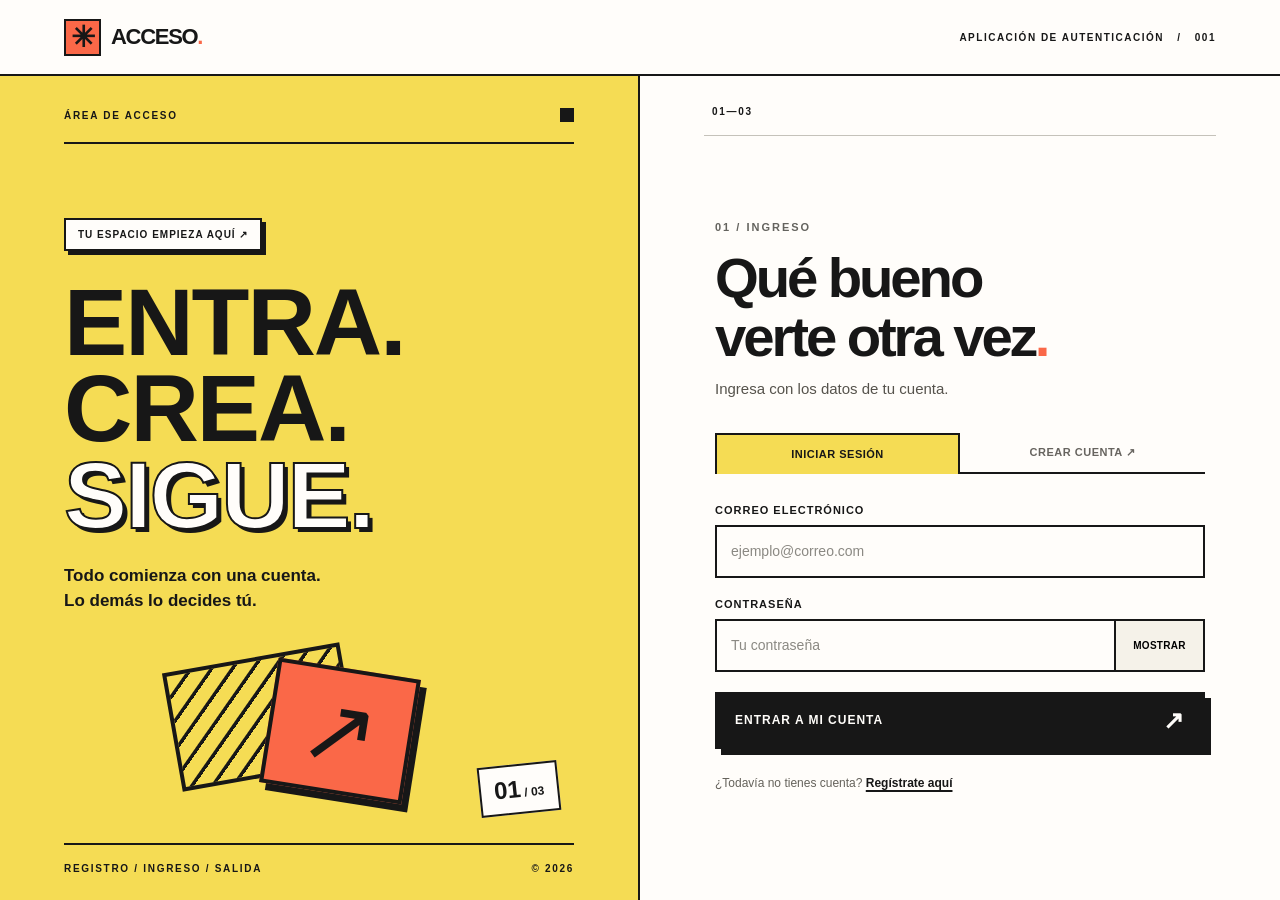
<file: index.html>
<!DOCTYPE html>
<html lang="es">
<head>
  <meta charset="UTF-8">
  <meta http-equiv="refresh" content="0; url=pages/login.html">
  <title>Redirigiendo…</title>
</head>
<body>
  <p>Redirigiendo al <a href="pages/login.html">inicio de sesión</a>…</p>
</body>
</html>
</file>
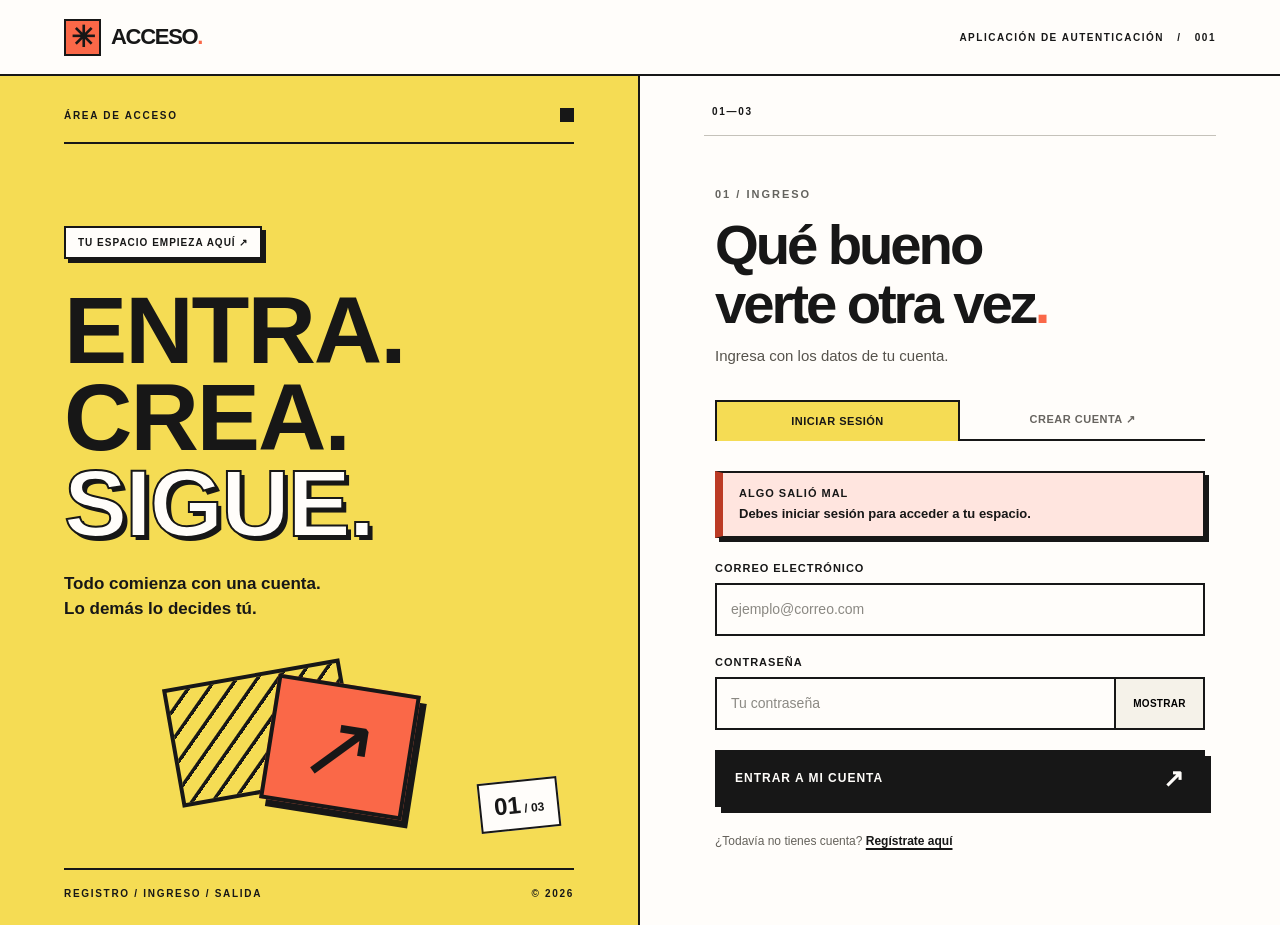
<file: pages/bienvenida.html>
<!doctype html>
<html lang="es">
  <head>
    <meta charset="UTF-8" />
    <meta name="viewport" content="width=device-width, initial-scale=1.0" />
    <meta
      name="description"
      content="Proyecto de autenticación desarrollado con HTML, CSS y JavaScript puro."
    />
    <meta name="robots" content="noindex" />
    <meta http-equiv="Cache-Control" content="no-store" />
    <title>Mi espacio</title>

    <link rel="stylesheet" href="../styles/style.css" />
    <script src="../logic/api.js" defer></script>
    <script src="../logic/utils.js" defer></script>
    <script src="../logic/sesion.js" defer></script>
    <script src="../logic/bienvenida.js" defer></script>
  </head>
  <body class="verificando pagina-completa">
    <header class="barra-superior">
      <a class="marca" href="bienvenida.html" aria-label="Ir a mi espacio">
        <span class="marca-simbolo" aria-hidden="true">✳</span>
        <span>ACCESO<span class="marca-punto">.</span></span>
      </a>
      <span class="etiqueta-proyecto"
        >APLICACIÓN DE AUTENTICACIÓN <span aria-hidden="true">/</span> 001</span
      >
      <button type="button" class="boton-barra" data-accion="salir">
        CERRAR SESIÓN <span aria-hidden="true">↗</span>
      </button>
    </header>

    <main class="espacio">
      <section class="espacio-hero" aria-labelledby="titulo-bienvenida">
        <div class="espacio-hero-superior">
          <span class="mini-etiqueta">03 / MI ESPACIO</span>
          <span class="estado-autenticado">
            <span aria-hidden="true">●</span> SESIÓN ACTIVA
          </span>
        </div>

        <div class="espacio-hero-centro">
          <h1 id="titulo-bienvenida">
            Bienvenido,<br /><span id="nombre-saludo" class="nombre-saludo">—</span
            ><span class="punto-naranja">.</span>
          </h1>
          <div class="avatar" aria-hidden="true">
            <span id="iniciales-usuario">?</span>
          </div>
        </div>

        <p class="espacio-hero-texto">
          Ya estás dentro. Esta página solo está disponible mientras tu sesión siga activa.
        </p>
      </section>

      <div class="espacio-contenido">
        <div id="aviso-bienvenida" class="aviso" role="alert" hidden></div>

        <div class="espacio-tarjetas">
          <article class="tarjeta">
            <div class="ficha-encabezado">
              <span>01 / FICHA DE USUARIO</span>
              <span aria-hidden="true">↗</span>
            </div>
            <div class="ficha-fila">
              <span>NOMBRE</span>
              <strong id="nombre-usuario">—</strong>
            </div>
            <div class="ficha-fila">
              <span>CORREO</span>
              <strong id="correo-usuario">—</strong>
            </div>
            <div class="ficha-fila">
              <span>IDENTIFICADOR</span>
              <strong id="id-usuario">—</strong>
            </div>
          </article>

          <article class="tarjeta">
            <div class="ficha-encabezado encabezado-amarillo">
              <span>02 / ESTADO DE LA SESIÓN</span>
              <span aria-hidden="true">●</span>
            </div>
            <div class="ficha-fila">
              <span>ESTADO</span>
              <strong>ACCESO AUTORIZADO</strong>
            </div>
            <div class="ficha-fila">
              <span>VERIFICADA A LAS</span>
              <strong id="hora-ingreso">—</strong>
            </div>
            <div class="ficha-fila">
              <span>EXPIRACIÓN</span>
              <strong>Tras 30 minutos de inactividad</strong>
            </div>
          </article>

          <article class="tarjeta tarjeta-salida">
            <div class="ficha-encabezado encabezado-negro">
              <span>03 / SALIDA</span>
              <span aria-hidden="true">✳</span>
            </div>
            <div class="tarjeta-cuerpo">
              <p>
                Al cerrar sesión se destruye tu sesión en el servidor. Volver con el botón
                «Atrás» no te devolverá a esta página.
              </p>
              <button
                type="button"
                id="boton-salir"
                class="boton-principal boton-salir"
                data-accion="salir"
              >
                CERRAR SESIÓN <span aria-hidden="true">↗</span>
              </button>
            </div>
          </article>
        </div>
      </div>
    </main>

    <footer class="espacio-pie">
      <span>REGISTRO / INGRESO / SALIDA</span>
      <span>© 2026</span>
    </footer>
  </body>
</html>
</file>
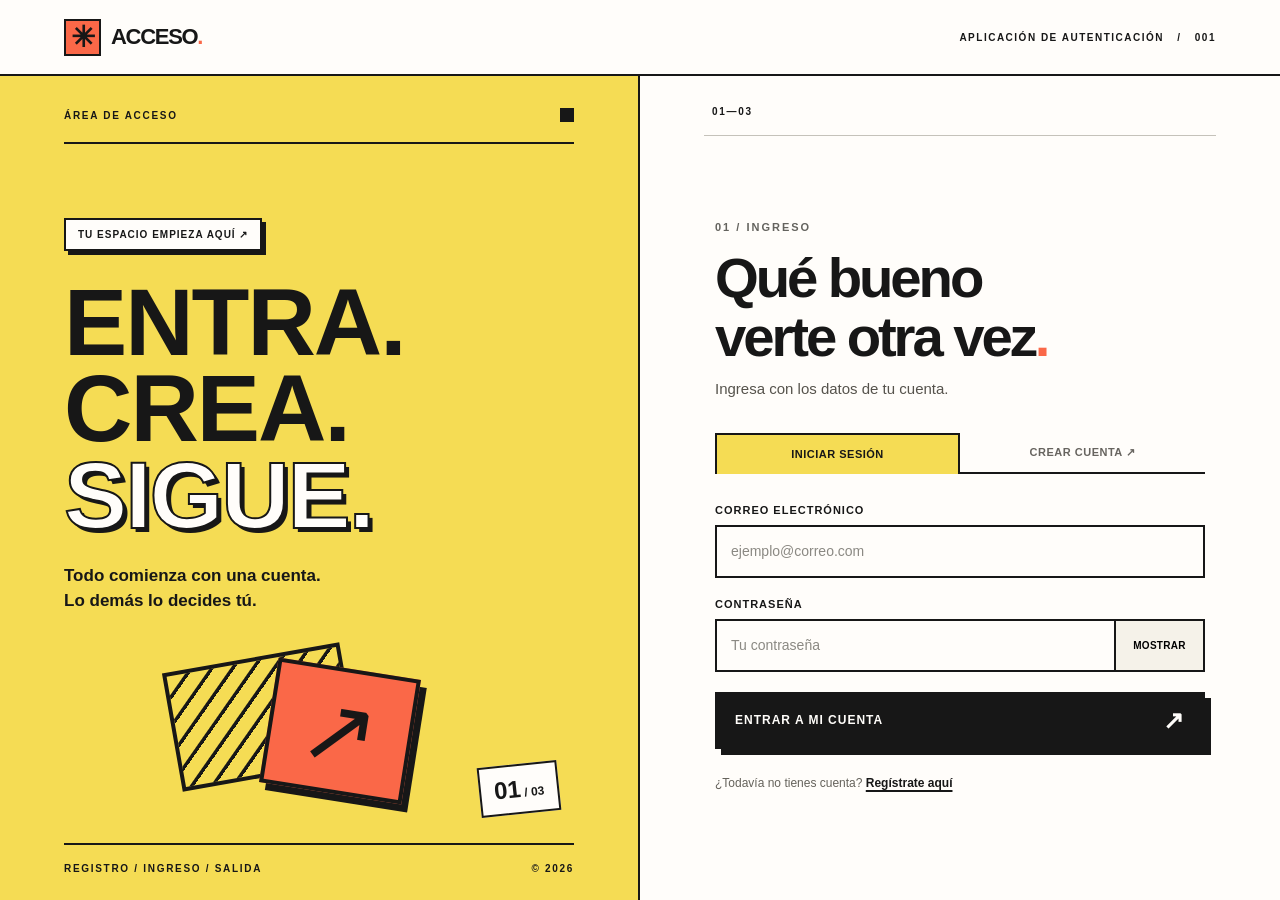
<file: pages/login.html>
<!doctype html>
<html lang="es">
  <head>
    <meta charset="UTF-8" />
    <meta name="viewport" content="width=device-width, initial-scale=1.0" />
    <meta
      name="description"
      content="Proyecto de autenticación desarrollado con HTML, CSS y JavaScript puro."
    />
    <title>Iniciar sesión</title>

    <link rel="stylesheet" href="../styles/style.css" />
    <script src="../logic/api.js" defer></script>
    <script src="../logic/utils.js" defer></script>
    <script src="../logic/sesion.js" defer></script>
    <script src="../logic/login.js" defer></script>
  </head>
  <body>
    <header class="barra-superior">
      <a class="marca" href="login.html" aria-label="Ir al inicio de sesión">
        <span class="marca-simbolo" aria-hidden="true">✳</span>
        <span>ACCESO<span class="marca-punto">.</span></span>
      </a>
      <span class="etiqueta-proyecto"
        >APLICACIÓN DE AUTENTICACIÓN <span aria-hidden="true">/</span> 001</span
      >
    </header>

    <main class="distribucion">
      <aside class="panel-editorial" aria-label="Presentación de la aplicación">
        <div class="panel-superior">
          <span>ÁREA DE ACCESO</span>
          <span class="indicador-negro" aria-hidden="true"></span>
        </div>

        <div class="panel-centro">
          <span class="mini-etiqueta">TU ESPACIO EMPIEZA AQUÍ ↗</span>
          <h1>
            ENTRA.<br />CREA.<br /><span class="palabra-resaltada">SIGUE.</span>
          </h1>
          <p>Todo comienza con una cuenta.<br />Lo demás lo decides tú.</p>
        </div>

        <div class="composicion-grafica" aria-hidden="true">
          <div class="marco-atras"></div>
          <div class="cuadro-coral">↗</div>
          <div class="estampilla">01<span> / 03</span></div>
        </div>

        <div class="panel-inferior">
          <span>REGISTRO / INGRESO / SALIDA</span>
          <span>© 2026</span>
        </div>
      </aside>

      <div class="zona-acceso">
        <div class="zona-superior">
          <span class="numeracion"><strong>01—03</strong></span>
        </div>

        <section class="pantalla" aria-labelledby="titulo-ingresar">
          <span class="categoria">01 / INGRESO</span>
          <h2 id="titulo-ingresar">
            Qué bueno<br />verte otra vez<span class="punto-naranja">.</span>
          </h2>
          <p class="texto-intro">Ingresa con los datos de tu cuenta.</p>

          <div class="pestanas" role="group" aria-label="Opciones de acceso">
            <a
              href="login.html"
              class="pestana pestana-activa"
              aria-current="page"
              >INICIAR SESIÓN</a
            >
            <a href="registro.html" class="pestana"
              >CREAR CUENTA <span aria-hidden="true">↗</span></a
            >
          </div>

          <div
            id="aviso-ingreso"
            class="aviso"
            role="status"
            aria-live="polite"
            hidden
          ></div>

          <form id="formulario-ingreso" novalidate>
            <div class="grupo-campo">
              <label for="correo-ingreso">CORREO ELECTRÓNICO</label>
              <input
                id="correo-ingreso"
                name="correoIngreso"
                type="email"
                autocomplete="email"
                placeholder="ejemplo@correo.com"
                required
              />
            </div>

            <div class="grupo-campo">
              <label for="clave-ingreso">CONTRASEÑA</label>
              <div class="campo-con-boton">
                <input
                  id="clave-ingreso"
                  name="claveIngreso"
                  type="password"
                  autocomplete="current-password"
                  placeholder="Tu contraseña"
                  required
                />
                <button
                  type="button"
                  class="alternar-clave"
                  data-campo="clave-ingreso"
                  aria-label="Mostrar contraseña de ingreso"
                >
                  MOSTRAR
                </button>
              </div>
            </div>

            <button type="submit" class="boton-principal">
              ENTRAR A MI CUENTA <span aria-hidden="true">↗</span>
            </button>
          </form>

          <p class="nota-inferior">
            ¿Todavía no tienes cuenta?
            <a href="registro.html">Regístrate aquí</a>
          </p>
        </section>
      </div>
    </main>
  </body>
</html>
</file>
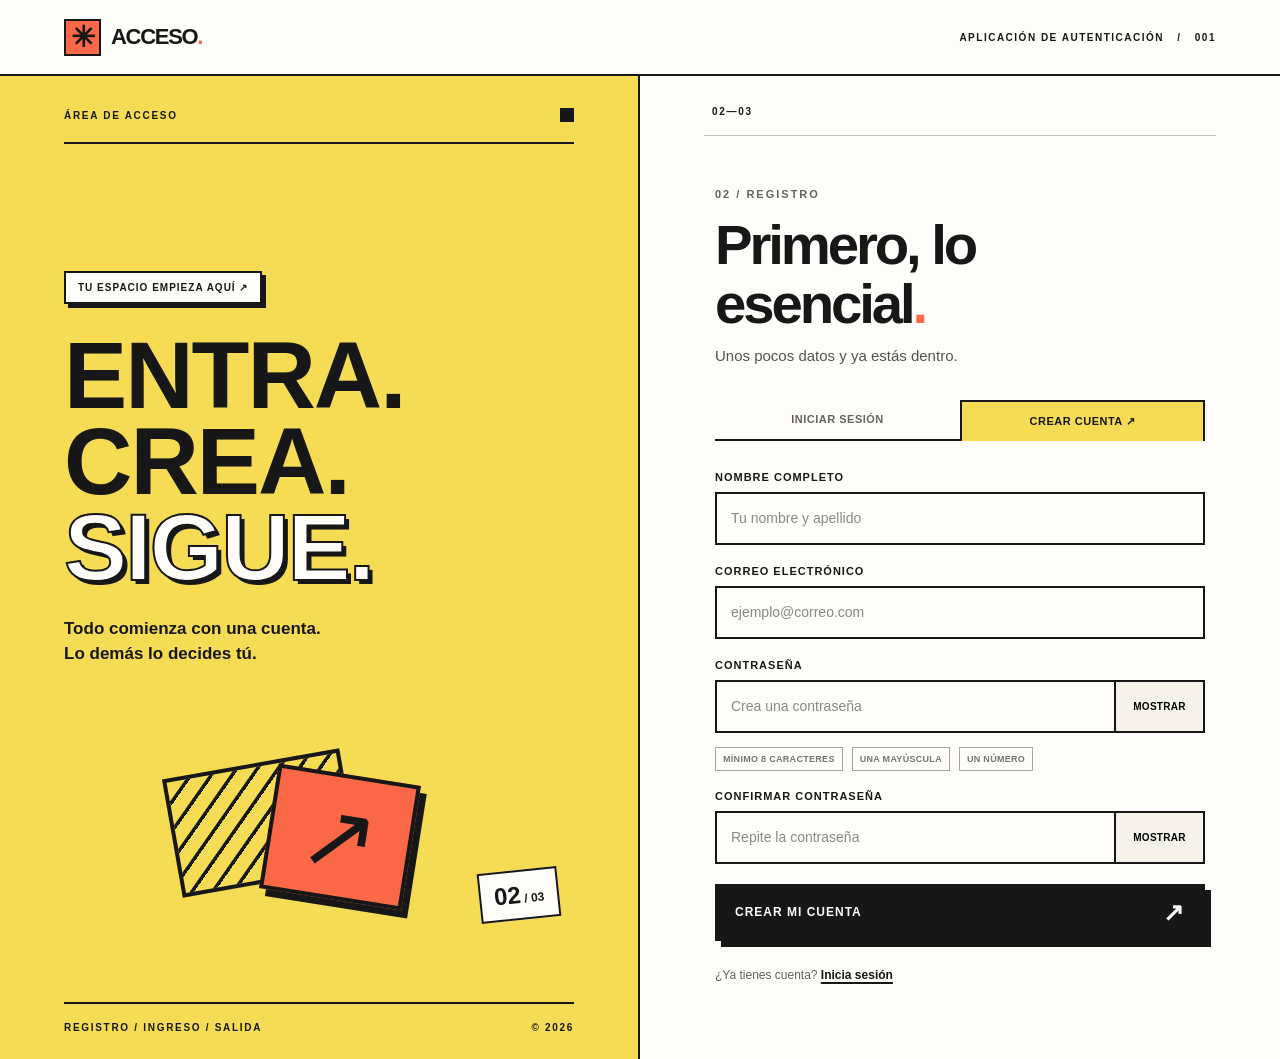
<file: pages/registro.html>
<!doctype html>
<html lang="es">
  <head>
    <meta charset="UTF-8" />
    <meta name="viewport" content="width=device-width, initial-scale=1.0" />
    <meta
      name="description"
      content="Proyecto de autenticación desarrollado con HTML, CSS y JavaScript puro."
    />
    <title>Crear cuenta</title>

    <link rel="stylesheet" href="../styles/style.css" />
    <script src="../logic/api.js" defer></script>
    <script src="../logic/utils.js" defer></script>
    <script src="../logic/sesion.js" defer></script>
    <script src="../logic/registro.js" defer></script>
  </head>
  <body>
    <header class="barra-superior">
      <a class="marca" href="login.html" aria-label="Ir al inicio de sesión">
        <span class="marca-simbolo" aria-hidden="true">✳</span>
        <span>ACCESO<span class="marca-punto">.</span></span>
      </a>
      <span class="etiqueta-proyecto"
        >APLICACIÓN DE AUTENTICACIÓN <span aria-hidden="true">/</span> 001</span
      >
    </header>

    <main class="distribucion">
      <aside class="panel-editorial" aria-label="Presentación de la aplicación">
        <div class="panel-superior">
          <span>ÁREA DE ACCESO</span>
          <span class="indicador-negro" aria-hidden="true"></span>
        </div>

        <div class="panel-centro">
          <span class="mini-etiqueta">TU ESPACIO EMPIEZA AQUÍ ↗</span>
          <h1>
            ENTRA.<br />CREA.<br /><span class="palabra-resaltada">SIGUE.</span>
          </h1>
          <p>Todo comienza con una cuenta.<br />Lo demás lo decides tú.</p>
        </div>

        <div class="composicion-grafica" aria-hidden="true">
          <div class="marco-atras"></div>
          <div class="cuadro-coral">↗</div>
          <div class="estampilla">02<span> / 03</span></div>
        </div>

        <div class="panel-inferior">
          <span>REGISTRO / INGRESO / SALIDA</span>
          <span>© 2026</span>
        </div>
      </aside>

      <div class="zona-acceso">
        <div class="zona-superior">
          <span class="numeracion"><strong>02—03</strong></span>
        </div>

        <section class="pantalla" aria-labelledby="titulo-registro">
          <span class="categoria">02 / REGISTRO</span>
          <h2 id="titulo-registro">
            Primero, lo<br />esencial<span class="punto-naranja">.</span>
          </h2>
          <p class="texto-intro">Unos pocos datos y ya estás dentro.</p>

          <div class="pestanas" role="group" aria-label="Opciones de acceso">
            <a href="login.html" class="pestana">INICIAR SESIÓN</a>
            <a
              href="registro.html"
              class="pestana pestana-activa"
              aria-current="page"
              >CREAR CUENTA <span aria-hidden="true">↗</span></a
            >
          </div>

          <div id="aviso-registro" class="aviso" role="alert" hidden></div>

          <form id="formulario-registro" novalidate>
            <div class="grupo-campo">
              <label for="nombre-registro">NOMBRE COMPLETO</label>
              <input
                id="nombre-registro"
                name="nombreCompleto"
                type="text"
                autocomplete="name"
                placeholder="Tu nombre y apellido"
                required
              />
            </div>

            <div class="grupo-campo">
              <label for="correo-registro">CORREO ELECTRÓNICO</label>
              <input
                id="correo-registro"
                name="correoRegistro"
                type="email"
                autocomplete="email"
                placeholder="ejemplo@correo.com"
                required
              />
            </div>

            <div class="grupo-campo">
              <label for="clave-registro">CONTRASEÑA</label>
              <div class="campo-con-boton">
                <input
                  id="clave-registro"
                  name="claveRegistro"
                  type="password"
                  autocomplete="new-password"
                  placeholder="Crea una contraseña"
                  required
                />
                <button
                  type="button"
                  class="alternar-clave"
                  data-campo="clave-registro"
                  aria-label="Mostrar contraseña de registro"
                >
                  MOSTRAR
                </button>
              </div>
            </div>

            <ul class="reglas-clave" aria-label="Requisitos de contraseña">
              <li id="regla-longitud">MÍNIMO 8 CARACTERES</li>
              <li id="regla-mayuscula">UNA MAYÚSCULA</li>
              <li id="regla-numero">UN NÚMERO</li>
            </ul>

            <div class="grupo-campo">
              <label for="confirmar-registro">CONFIRMAR CONTRASEÑA</label>
              <div class="campo-con-boton">
                <input
                  id="confirmar-registro"
                  name="confirmarClave"
                  type="password"
                  autocomplete="new-password"
                  placeholder="Repite la contraseña"
                  required
                />
                <button
                  type="button"
                  class="alternar-clave"
                  data-campo="confirmar-registro"
                  aria-label="Mostrar confirmación de contraseña"
                >
                  MOSTRAR
                </button>
              </div>
            </div>

            <button type="submit" class="boton-principal">
              CREAR MI CUENTA <span aria-hidden="true">↗</span>
            </button>
          </form>

          <p class="nota-inferior">
            ¿Ya tienes cuenta? <a href="login.html">Inicia sesión</a>
          </p>
        </section>
      </div>
    </main>
  </body>
</html>
</file>
<file: styles/style.css>
:root {
  --amarillo: #f5dc54;
  --coral: #fa6848;
  --negro: #171717;
  --blanco: #fffdfa;
  --crema: #f5f2e9;
  --gris: #64635e;
  --borde: 2px solid var(--negro);
  --sombra: 6px 6px 0 var(--negro);
}

* {
  box-sizing: border-box;
}

html {
  scroll-behavior: smooth;
}

body {
  margin: 0;
  background: var(--crema);
  color: var(--negro);
  font-family: Arial, Helvetica, sans-serif;
}

button,
input {
  font: inherit;
}
button {
  cursor: pointer;
}
a {
  color: inherit;
}
[hidden] {
  display: none !important;
}

body.verificando {
  visibility: hidden;
}

:focus-visible {
  outline: 3px solid var(--coral);
  outline-offset: 3px;
}

.barra-superior {
  min-height: 76px;
  display: flex;
  align-items: center;
  gap: 24px;
  padding: 14px 5%;
  background: var(--blanco);
  border-bottom: var(--borde);
}

.marca {
  display: inline-flex;
  align-items: center;
  gap: 10px;
  font-weight: 900;
  font-size: 22px;
  letter-spacing: -1.3px;
  text-decoration: none;
}

.marca-simbolo {
  width: 37px;
  height: 37px;
  display: grid;
  place-items: center;
  background: var(--coral);
  border: var(--borde);
  font-size: 29px;
  line-height: 1;
}

.marca-punto,
.punto-naranja {
  color: var(--coral);
}

.etiqueta-proyecto,
.etiqueta-tecnologia {
  font-size: 10px;
  font-weight: 800;
  letter-spacing: 1.5px;
}

.etiqueta-proyecto {
  margin-left: auto;
}
.etiqueta-proyecto span {
  padding: 0 9px;
}
.etiqueta-tecnologia {
  border: var(--borde);
  padding: 8px 11px;
}

.distribucion {
  display: grid;
  grid-template-columns: minmax(0, 1fr) minmax(0, 1fr);
  min-height: calc(100vh - 76px);
}

.panel-editorial {
  background: var(--amarillo);
  border-right: var(--borde);
  padding: 32px clamp(26px, 5vw, 84px) 26px;
  position: relative;
  overflow: hidden;
  display: flex;
  flex-direction: column;
  justify-content: space-between;
  min-height: 730px;
}

.panel-superior,
.panel-inferior,
.zona-superior,
.zona-pie {
  display: flex;
  align-items: center;
  justify-content: space-between;
  gap: 12px;
  font-size: 10px;
  font-weight: 900;
  letter-spacing: 1.7px;
}

.panel-superior {
  border-bottom: var(--borde);
  padding-bottom: 20px;
}
.indicador-negro {
  background: var(--negro);
  width: 14px;
  height: 14px;
}
.panel-centro {
  position: relative;
  z-index: 2;
  margin-top: 70px;
}

.mini-etiqueta {
  display: inline-block;
  border: var(--borde);
  padding: 9px 12px;
  background: var(--blanco);
  box-shadow: 4px 4px 0 var(--negro);
  font-size: 10px;
  font-weight: 900;
  letter-spacing: 1px;
}

.panel-centro h1 {
  font-family: Impact, "Arial Black", Arial, sans-serif;
  font-size: clamp(68px, 7.4vw, 126px);
  line-height: 0.91;
  letter-spacing: -2px;
  margin: 28px 0 25px;
  font-weight: 900;
}

.palabra-resaltada {
  color: var(--blanco);
  -webkit-text-stroke: 2px var(--negro);
  text-shadow: 4px 4px 0 var(--negro);
}

.panel-centro p {
  font-size: 17px;
  line-height: 1.5;
  font-weight: 700;
  margin: 0;
  max-width: 360px;
}

.composicion-grafica {
  height: 170px;
  position: relative;
  margin-top: 26px;
  flex-shrink: 0;
}

.marco-atras {
  position: absolute;
  width: 180px;
  height: 120px;
  border: 4px solid var(--negro);
  left: 21%;
  top: 13px;
  transform: rotate(-10deg);
  background: repeating-linear-gradient(
    135deg,
    transparent 0,
    transparent 13px,
    var(--negro) 14px,
    var(--negro) 17px
  );
}

.cuadro-coral {
  position: absolute;
  width: 144px;
  height: 126px;
  border: 4px solid var(--negro);
  background: var(--coral);
  left: 40%;
  top: 24px;
  display: grid;
  place-items: center;
  font-size: 93px;
  line-height: 1;
  transform: rotate(9deg);
  box-shadow: 7px 7px 0 var(--negro);
}

.estampilla {
  position: absolute;
  right: 3%;
  bottom: 0;
  background: var(--blanco);
  border: var(--borde);
  padding: 9px 13px;
  font-weight: 900;
  font-size: 24px;
  transform: rotate(-6deg);
}

.estampilla span {
  font-size: 12px;
}
.panel-inferior {
  border-top: var(--borde);
  padding-top: 18px;
  margin-top: 25px;
}

.zona-acceso {
  background: var(--blanco);
  padding: 30px clamp(26px, 5vw, 90px) 23px;
  display: flex;
  flex-direction: column;
  min-width: 0;
}

.zona-superior {
  padding-bottom: 18px;
  border-bottom: 1px solid #c5c2ba;
}
.numeracion strong {
  margin-left: 8px;
}
.punto-estado {
  display: inline-flex;
  align-items: center;
  gap: 7px;
}
.punto-estado span {
  width: 8px;
  height: 8px;
  background: var(--coral);
  border: 1px solid var(--negro);
}

.pantalla {
  width: min(100%, 490px);
  margin: auto;
  padding: 48px 0 54px;
}

.categoria {
  color: var(--gris);
  font-weight: 900;
  letter-spacing: 2px;
  font-size: 11px;
}

.pantalla h2 {
  font-size: clamp(38px, 4.4vw, 62px);
  letter-spacing: -3.1px;
  line-height: 1.04;
  margin: 14px 0 12px;
  font-weight: 900;
}

.texto-intro {
  color: #56534c;
  font-size: 15px;
  margin: 0 0 32px;
  line-height: 1.5;
}

.pestanas {
  display: grid;
  grid-template-columns: 1fr 1fr;
  margin-bottom: 30px;
  border-bottom: var(--borde);
}
.pestana {
  padding: 13px 8px;
  font-size: 11px;
  font-weight: 900;
  text-align: center;
  text-decoration: none;
  color: #67645f;
  letter-spacing: 0.5px;
}
.pestana:hover {
  color: var(--negro);
  background: #f4f0e6;
}
.pestana-activa {
  color: var(--negro);
  border: var(--borde);
  border-bottom: 0;
  background: var(--amarillo);
  margin-bottom: -2px;
}
.pestana-activa:hover {
  background: var(--amarillo);
}

.grupo-campo {
  margin-bottom: 20px;
}
.grupo-campo label {
  display: block;
  font-size: 11px;
  font-weight: 900;
  letter-spacing: 1px;
  margin-bottom: 9px;
}

.grupo-campo input {
  width: 100%;
  height: 53px;
  border: var(--borde);
  border-radius: 0;
  background: var(--blanco);
  padding: 0 14px;
  outline: none;
  color: var(--negro);
  font-size: 14px;
  transition: background 0.15s;
}

.grupo-campo input:focus {
  background: #fff9db;
  box-shadow: 3px 3px 0 var(--negro);
}
.grupo-campo input::placeholder {
  color: #8b8983;
}
.grupo-campo input[aria-invalid="true"] {
  border-color: #bc3b25;
  background: #fff1ec;
}

.campo-con-boton {
  display: flex;
  align-items: stretch;
}
.campo-con-boton input {
  border-right: 0;
  min-width: 0;
}
.alternar-clave {
  width: 91px;
  flex-shrink: 0;
  background: var(--crema);
  border: var(--borde);
  padding: 0 8px;
  font-weight: 900;
  font-size: 10px;
  letter-spacing: 0.3px;
}
.alternar-clave:hover {
  background: var(--amarillo);
}

.reglas-clave {
  display: flex;
  gap: 9px;
  flex-wrap: wrap;
  margin: -6px 0 19px;
  padding: 0;
  list-style: none;
}

.reglas-clave li {
  font-size: 9px;
  font-weight: 900;
  letter-spacing: 0.3px;
  padding: 6px 7px;
  border: 1px solid #a8a59e;
  color: #77736d;
}
.reglas-clave li.cumplida {
  background: var(--amarillo);
  color: var(--negro);
  border-color: var(--negro);
}
.reglas-clave li.cumplida::before {
  content: "✓ ";
}

.boton-principal {
  background: var(--negro);
  color: var(--blanco);
  border: var(--borde);
  width: 100%;
  min-height: 57px;
  display: flex;
  justify-content: space-between;
  align-items: center;
  padding: 0 18px;
  margin-top: 10px;
  box-shadow: var(--sombra);
  font-weight: 900;
  font-size: 12px;
  letter-spacing: 1px;
  transition:
    transform 0.12s,
    box-shadow 0.12s,
    background 0.12s;
}

.boton-principal span {
  font-size: 25px;
  line-height: 1;
}
.boton-principal:hover {
  background: var(--coral);
  color: var(--negro);
}
.boton-principal:active {
  transform: translate(4px, 4px);
  box-shadow: 2px 2px 0 var(--negro);
}
.boton-principal:disabled {
  opacity: 0.65;
  cursor: wait;
}

.nota-inferior {
  font-size: 12px;
  margin: 27px 0 0;
  color: #65625b;
}
.nota-inferior a {
  color: var(--negro);
  font-weight: 800;
  text-decoration-thickness: 2px;
  text-underline-offset: 3px;
}

.aviso {
  display: grid;
  gap: 3px;
  padding: 12px 14px 12px 16px;
  background: #ffe5df;
  border: var(--borde);
  border-left-width: 8px;
  border-left-color: #bc3b25;
  box-shadow: 4px 4px 0 var(--negro);
  margin-bottom: 24px;
  font-size: 13px;
  line-height: 1.5;
  animation: aparecer 0.18s ease-out;
}
.aviso-titulo {
  font-size: 11px;
  font-weight: 900;
  letter-spacing: 1px;
  text-transform: uppercase;
}
.aviso-texto {
  font-weight: 700;
}
.aviso.exito {
  background: #e8f5ca;
  border-left-color: #1d691a;
}
.aviso.info {
  background: #fff6c8;
  border-left-color: var(--negro);
}

@keyframes aparecer {
  from {
    opacity: 0;
    transform: translateY(-4px);
  }
  to {
    opacity: 1;
    transform: none;
  }
}

.error-campo {
  margin: 7px 0 0;
  color: #a2311d;
  font-size: 12px;
  font-weight: 700;
}
.error-campo::before {
  content: "✕ ";
}

.estado-autenticado {
  display: inline-block;
  margin-top: 24px;
  background: var(--amarillo);
  border: var(--borde);
  padding: 9px 12px;
  font-size: 11px;
  font-weight: 900;
  letter-spacing: 1px;
}
.estado-autenticado span {
  color: #1d691a;
  margin-right: 6px;
}

.ficha-usuario {
  border: var(--borde);
  box-shadow: var(--sombra);
  margin: 35px 0 28px;
}
.ficha-encabezado {
  display: flex;
  align-items: center;
  justify-content: space-between;
  background: var(--coral);
  border-bottom: var(--borde);
  padding: 12px 16px;
  font-weight: 900;
  font-size: 11px;
  letter-spacing: 1px;
}
.ficha-encabezado span:last-child {
  font-size: 25px;
}
.ficha-fila {
  padding: 16px;
  border-bottom: 1px solid #c6c1b7;
  display: grid;
  gap: 7px;
}
.ficha-fila:last-child {
  border-bottom: 0;
}
.ficha-fila > span {
  font-size: 10px;
  font-weight: 900;
  letter-spacing: 1px;
  color: var(--gris);
}
.ficha-fila strong {
  font-size: 16px;
  overflow-wrap: anywhere;
}
.boton-salir {
  background: var(--coral);
  color: var(--negro);
}
.boton-salir:hover {
  background: var(--amarillo);
}

.zona-pie {
  border-top: 1px solid #c5c2ba;
  padding-top: 18px;
  color: #77746e;
}
.zona-pie > span:last-child {
  color: var(--negro);
  font-size: 17px;
}

.pagina-completa {
  min-height: 100vh;
  display: flex;
  flex-direction: column;
}

.boton-barra {
  display: inline-flex;
  align-items: center;
  gap: 10px;
  background: var(--coral);
  border: var(--borde);
  box-shadow: 3px 3px 0 var(--negro);
  padding: 9px 14px;
  font-size: 11px;
  font-weight: 900;
  letter-spacing: 1px;
  color: var(--negro);
}
.boton-barra span {
  font-size: 18px;
  line-height: 1;
}
.boton-barra:hover {
  background: var(--amarillo);
}
.boton-barra:active {
  transform: translate(2px, 2px);
  box-shadow: 1px 1px 0 var(--negro);
}
.boton-barra:disabled,
.boton-salir:disabled {
  opacity: 0.65;
  cursor: wait;
}

.espacio {
  flex: 1;
  display: flex;
  flex-direction: column;
}

.espacio-hero {
  background: var(--amarillo);
  border-bottom: var(--borde);
  padding: 32px 5% 40px;
  position: relative;
  overflow: hidden;
}

.espacio-hero::after {
  content: "";
  position: absolute;
  right: -60px;
  bottom: -40px;
  width: 340px;
  height: 200px;
  border: 4px solid var(--negro);
  transform: rotate(-10deg);
  background: repeating-linear-gradient(
    135deg,
    transparent 0,
    transparent 13px,
    var(--negro) 14px,
    var(--negro) 17px
  );
  opacity: 0.18;
  pointer-events: none;
}

.espacio-hero-superior {
  display: flex;
  align-items: center;
  justify-content: space-between;
  gap: 12px;
  flex-wrap: wrap;
  border-bottom: var(--borde);
  padding-bottom: 20px;
}
.espacio-hero-superior .estado-autenticado {
  margin-top: 0;
  background: var(--blanco);
}

.espacio-hero-centro {
  display: flex;
  align-items: center;
  justify-content: space-between;
  gap: 32px;
  margin-top: 34px;
  position: relative;
  z-index: 1;
}

.espacio-hero h1 {
  font-family: Impact, "Arial Black", Arial, sans-serif;
  font-size: clamp(54px, 8vw, 132px);
  line-height: 0.93;
  letter-spacing: -2px;
  margin: 0;
  font-weight: 900;
  min-width: 0;
  overflow-wrap: anywhere;
}
.nombre-saludo {
  color: var(--blanco);
  -webkit-text-stroke: 2px var(--negro);
  text-shadow: 5px 5px 0 var(--negro);
}

.avatar {
  flex-shrink: 0;
  width: clamp(110px, 14vw, 190px);
  aspect-ratio: 1;
  display: grid;
  place-items: center;
  background: var(--coral);
  border: 4px solid var(--negro);
  box-shadow: 8px 8px 0 var(--negro);
  transform: rotate(6deg);
  font-family: Impact, "Arial Black", Arial, sans-serif;
  font-size: clamp(44px, 6vw, 84px);
}

.espacio-hero-texto {
  position: relative;
  z-index: 1;
  margin: 26px 0 0;
  max-width: 520px;
  font-size: 17px;
  line-height: 1.5;
  font-weight: 700;
}

.espacio-contenido {
  flex: 1;
  background: var(--blanco);
  padding: 40px 5% 48px;
}

.espacio-tarjetas {
  display: grid;
  grid-template-columns: repeat(3, minmax(0, 1fr));
  gap: 28px;
}

.tarjeta {
  border: var(--borde);
  box-shadow: var(--sombra);
  background: var(--blanco);
  display: flex;
  flex-direction: column;
}
.encabezado-amarillo {
  background: var(--amarillo);
}
.encabezado-amarillo span:last-child {
  color: #1d691a;
  font-size: 18px;
}
.encabezado-negro {
  background: var(--negro);
  color: var(--blanco);
}
.tarjeta-cuerpo {
  padding: 16px;
  display: flex;
  flex-direction: column;
  flex: 1;
}
.tarjeta-cuerpo p {
  margin: 0 0 18px;
  font-size: 14px;
  line-height: 1.55;
  color: #56534c;
}
.tarjeta-cuerpo .boton-principal {
  margin-top: auto;
}

.espacio-pie {
  display: flex;
  justify-content: space-between;
  gap: 12px;
  padding: 18px 5%;
  border-top: var(--borde);
  background: var(--crema);
  font-size: 10px;
  font-weight: 900;
  letter-spacing: 1.7px;
}

@media (max-width: 950px) {
  .espacio-tarjetas {
    grid-template-columns: 1fr 1fr;
  }
  .tarjeta-salida {
    grid-column: 1 / -1;
  }
}

@media (max-width: 620px) {
  .espacio-hero {
    padding: 22px 16px 30px;
  }
  .espacio-hero-centro {
    flex-direction: column-reverse;
    align-items: flex-start;
    gap: 22px;
    margin-top: 24px;
  }
  .avatar {
    width: 96px;
    font-size: 40px;
    box-shadow: 5px 5px 0 var(--negro);
  }
  .espacio-hero-texto {
    font-size: 14px;
  }
  .espacio-contenido {
    padding: 26px 16px 34px;
  }
  .espacio-tarjetas {
    grid-template-columns: 1fr;
    gap: 22px;
  }
  .boton-barra {
    margin-left: auto;
    padding: 8px 10px;
    font-size: 10px;
  }
  .espacio-pie {
    padding: 14px 16px;
    font-size: 8px;
  }
}

@media (max-width: 950px) {
  .distribucion {
    grid-template-columns: 1fr;
  }
  .panel-editorial {
    min-height: 355px;
    border-right: 0;
    border-bottom: var(--borde);
    padding: 23px 6%;
  }
  .panel-centro {
    margin-top: 34px;
  }
  .panel-centro h1 {
    font-size: clamp(52px, 9vw, 86px);
    margin: 17px 0 12px;
  }
  .panel-centro p {
    font-size: 14px;
  }
  .composicion-grafica {
    position: absolute;
    right: 2%;
    bottom: 35px;
    width: 230px;
    opacity: 0.8;
    transform: scale(0.77);
    transform-origin: right bottom;
  }
  .panel-inferior {
    margin-top: 22px;
  }
  .zona-acceso {
    min-height: 720px;
    padding: 25px 6%;
  }
  .pantalla {
    padding: 55px 0;
  }
}

@media (max-width: 560px) {
  .barra-superior {
    min-height: 64px;
    padding: 10px 5%;
  }
  .marca {
    font-size: 19px;
  }
  .marca-simbolo {
    width: 32px;
    height: 32px;
    font-size: 24px;
  }
  .etiqueta-proyecto {
    display: none;
  }
  .etiqueta-tecnologia {
    margin-left: auto;
    font-size: 9px;
  }
  .panel-editorial {
    min-height: 312px;
  }
  .panel-centro h1 {
    font-size: clamp(51px, 12vw, 75px);
  }
  .panel-centro p {
    max-width: 210px;
    font-size: 12px;
  }
  .composicion-grafica {
    right: -45px;
    bottom: 20px;
    transform: scale(0.58);
    opacity: 0.55;
  }
  .panel-inferior {
    font-size: 8px;
  }
  .zona-acceso {
    min-height: 650px;
  }
  .pantalla h2 {
    font-size: 42px;
    letter-spacing: -2px;
  }
  .pestana {
    font-size: 10px;
  }
  .zona-superior,
  .zona-pie {
    font-size: 9px;
  }
}
</file>
